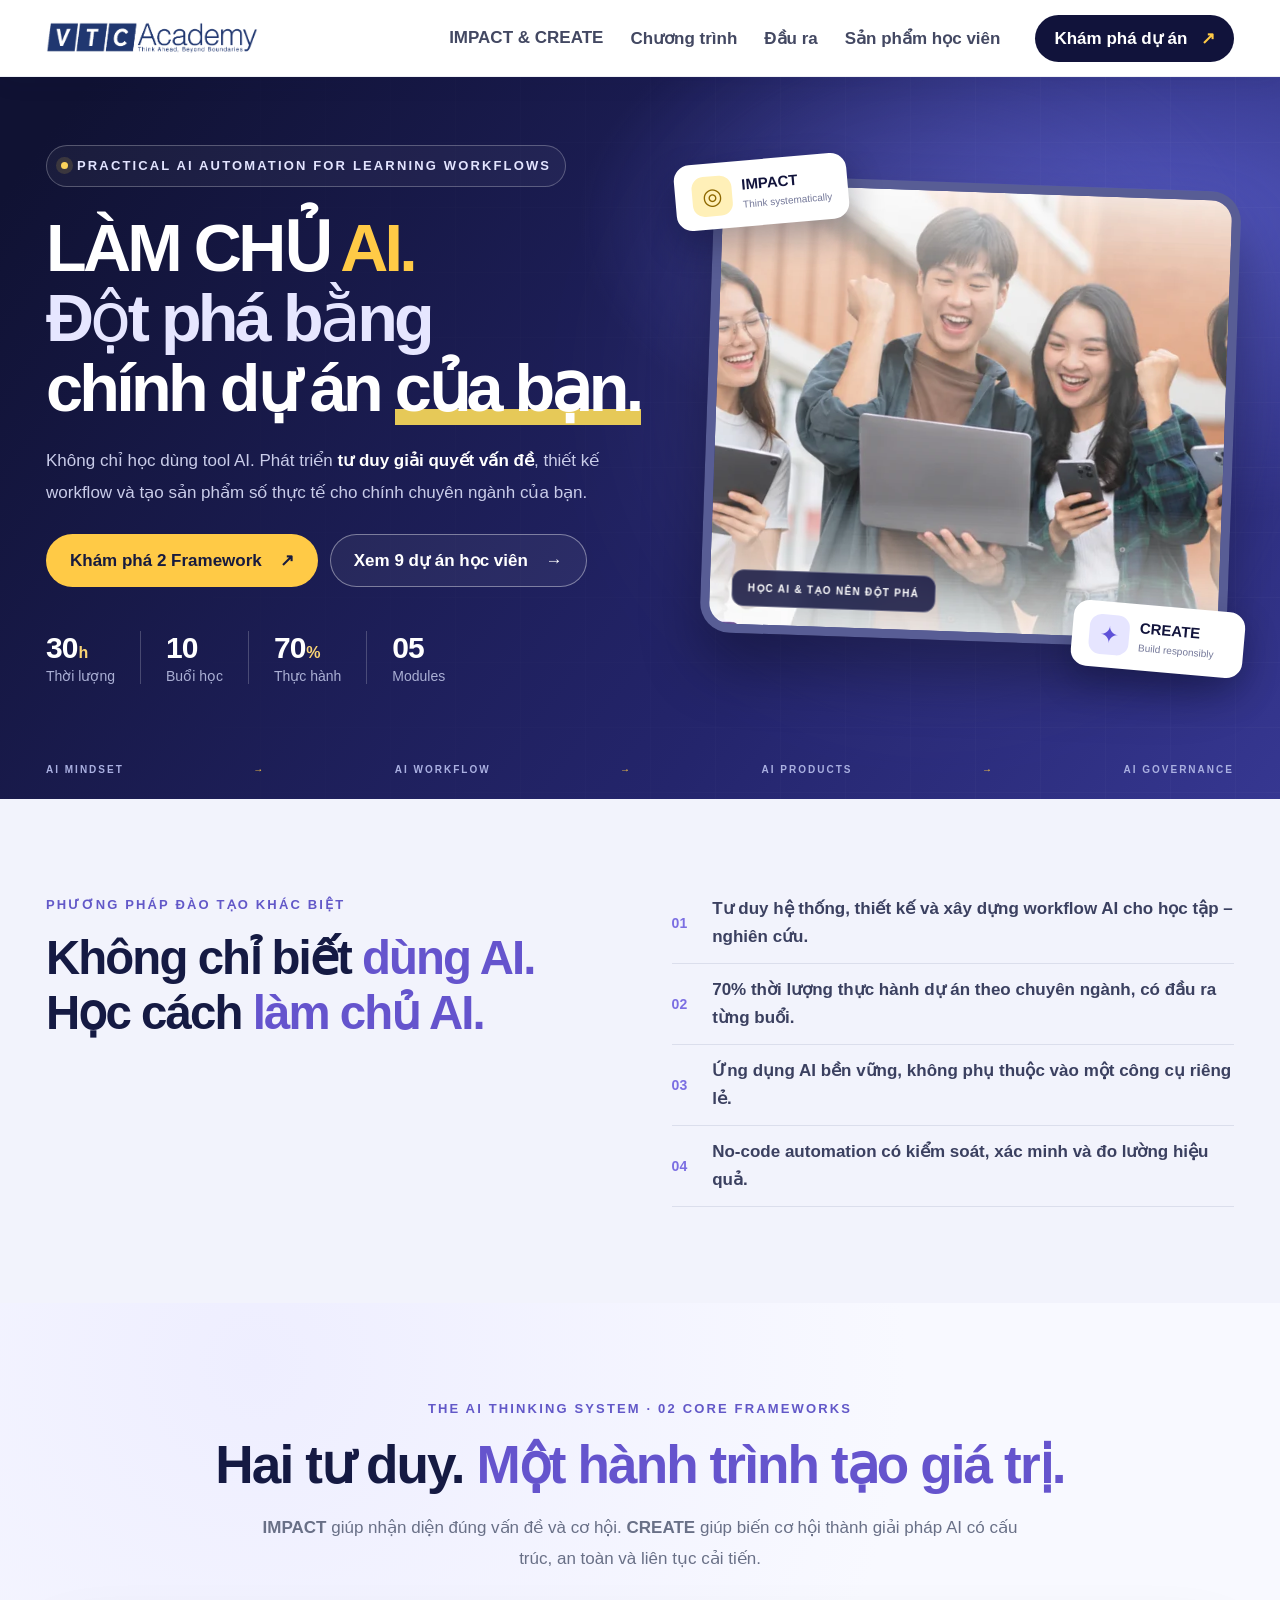
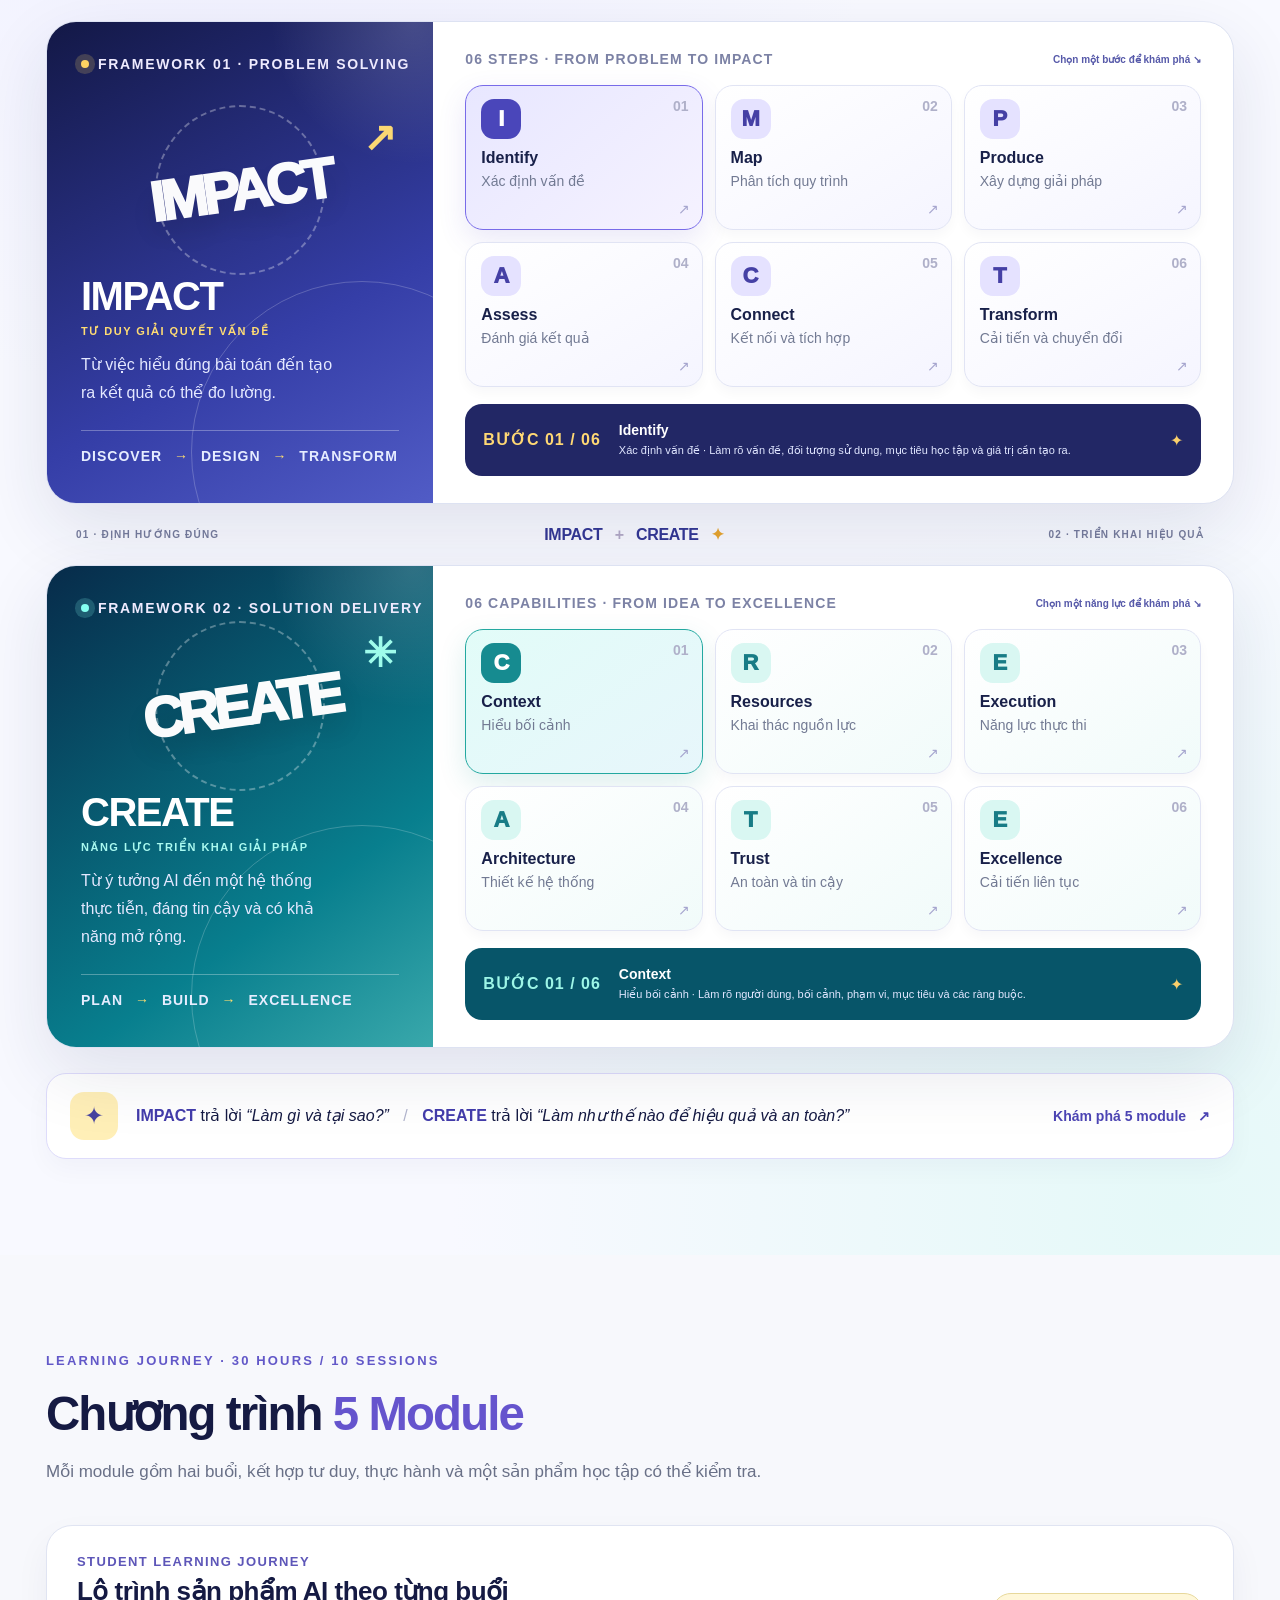
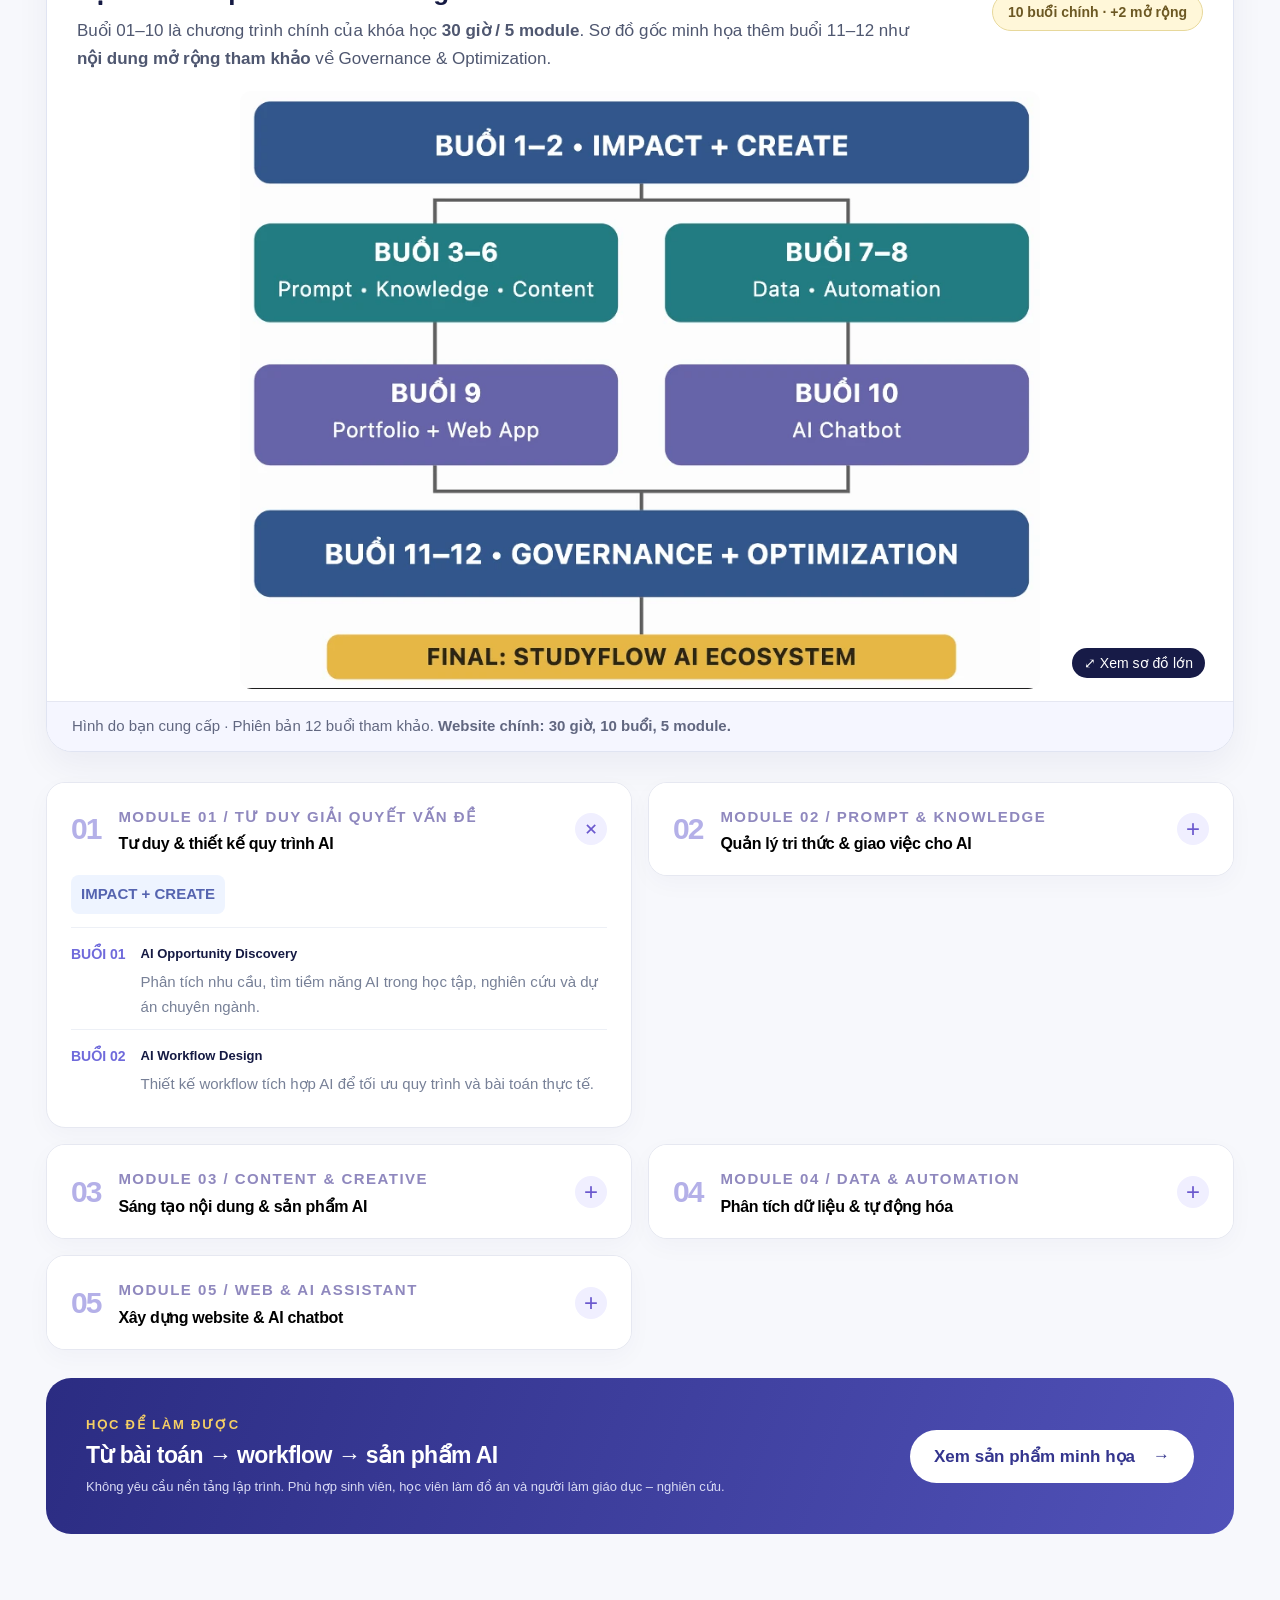
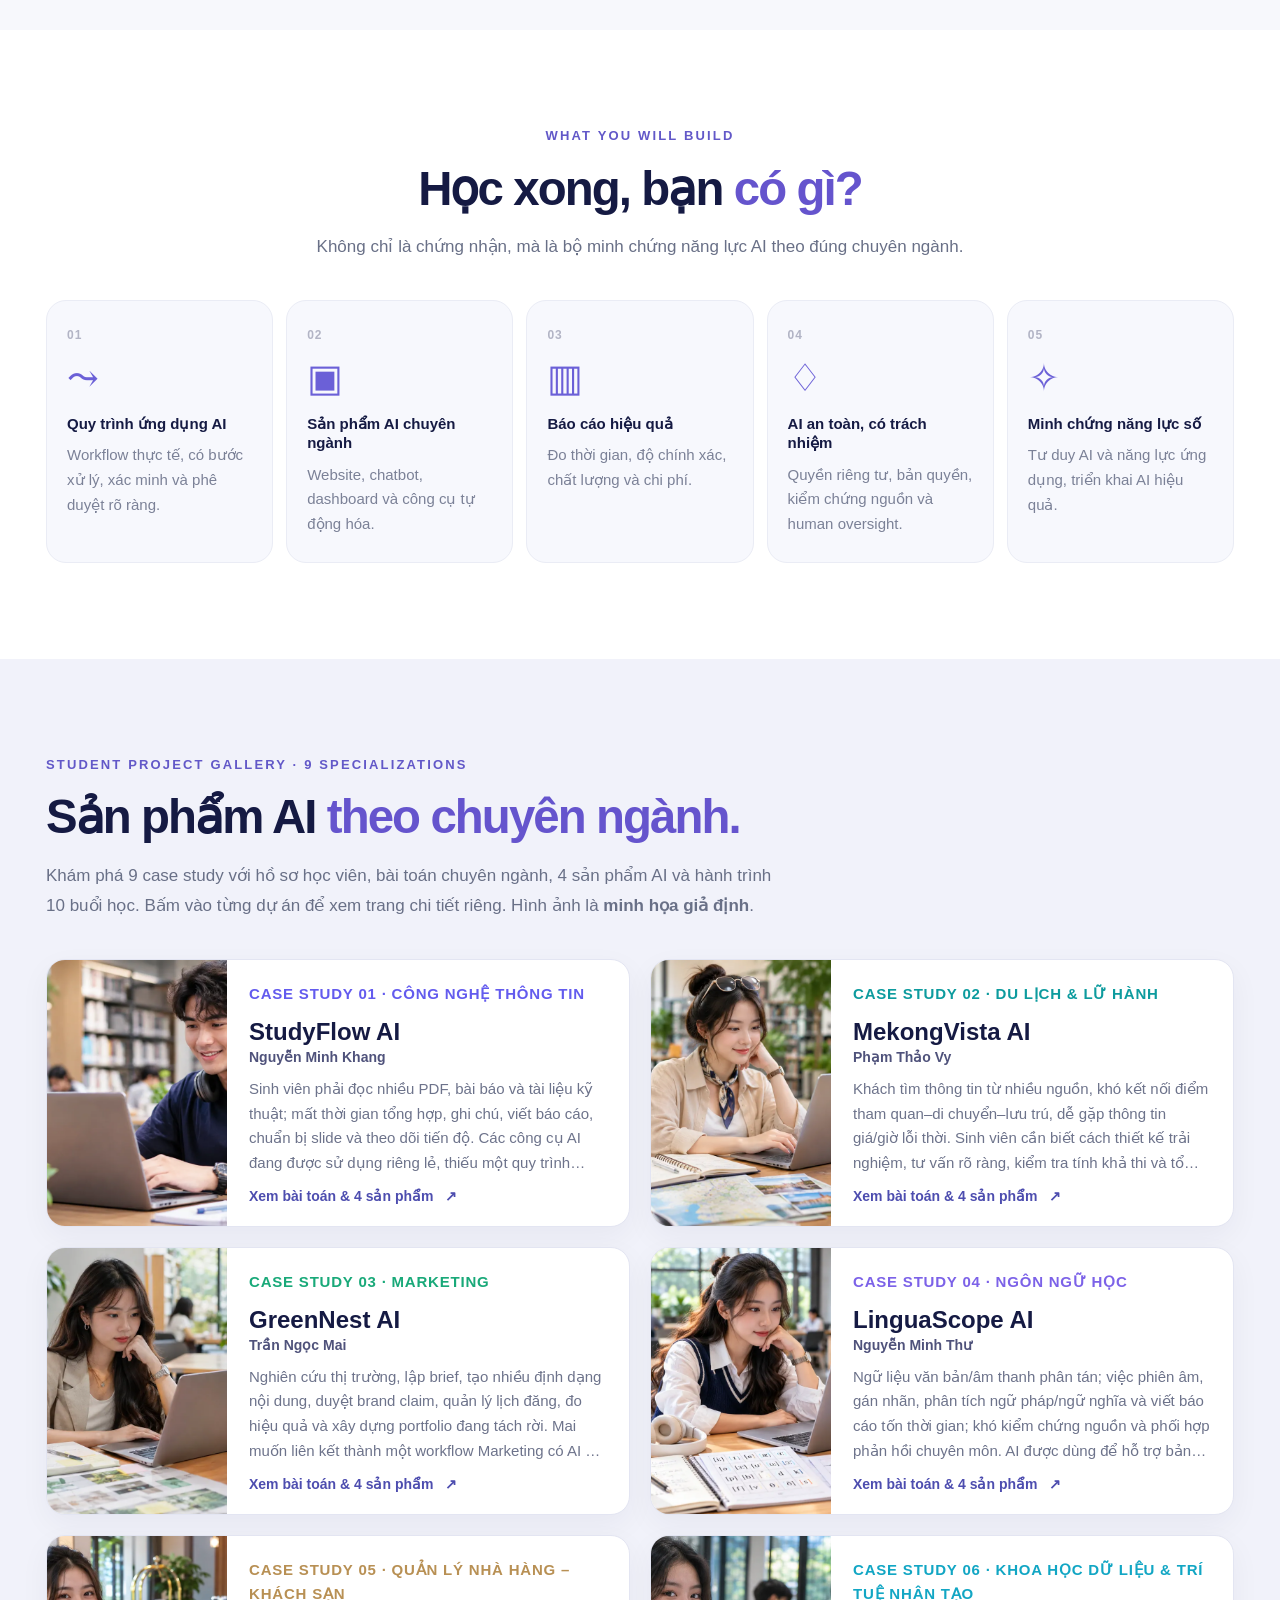
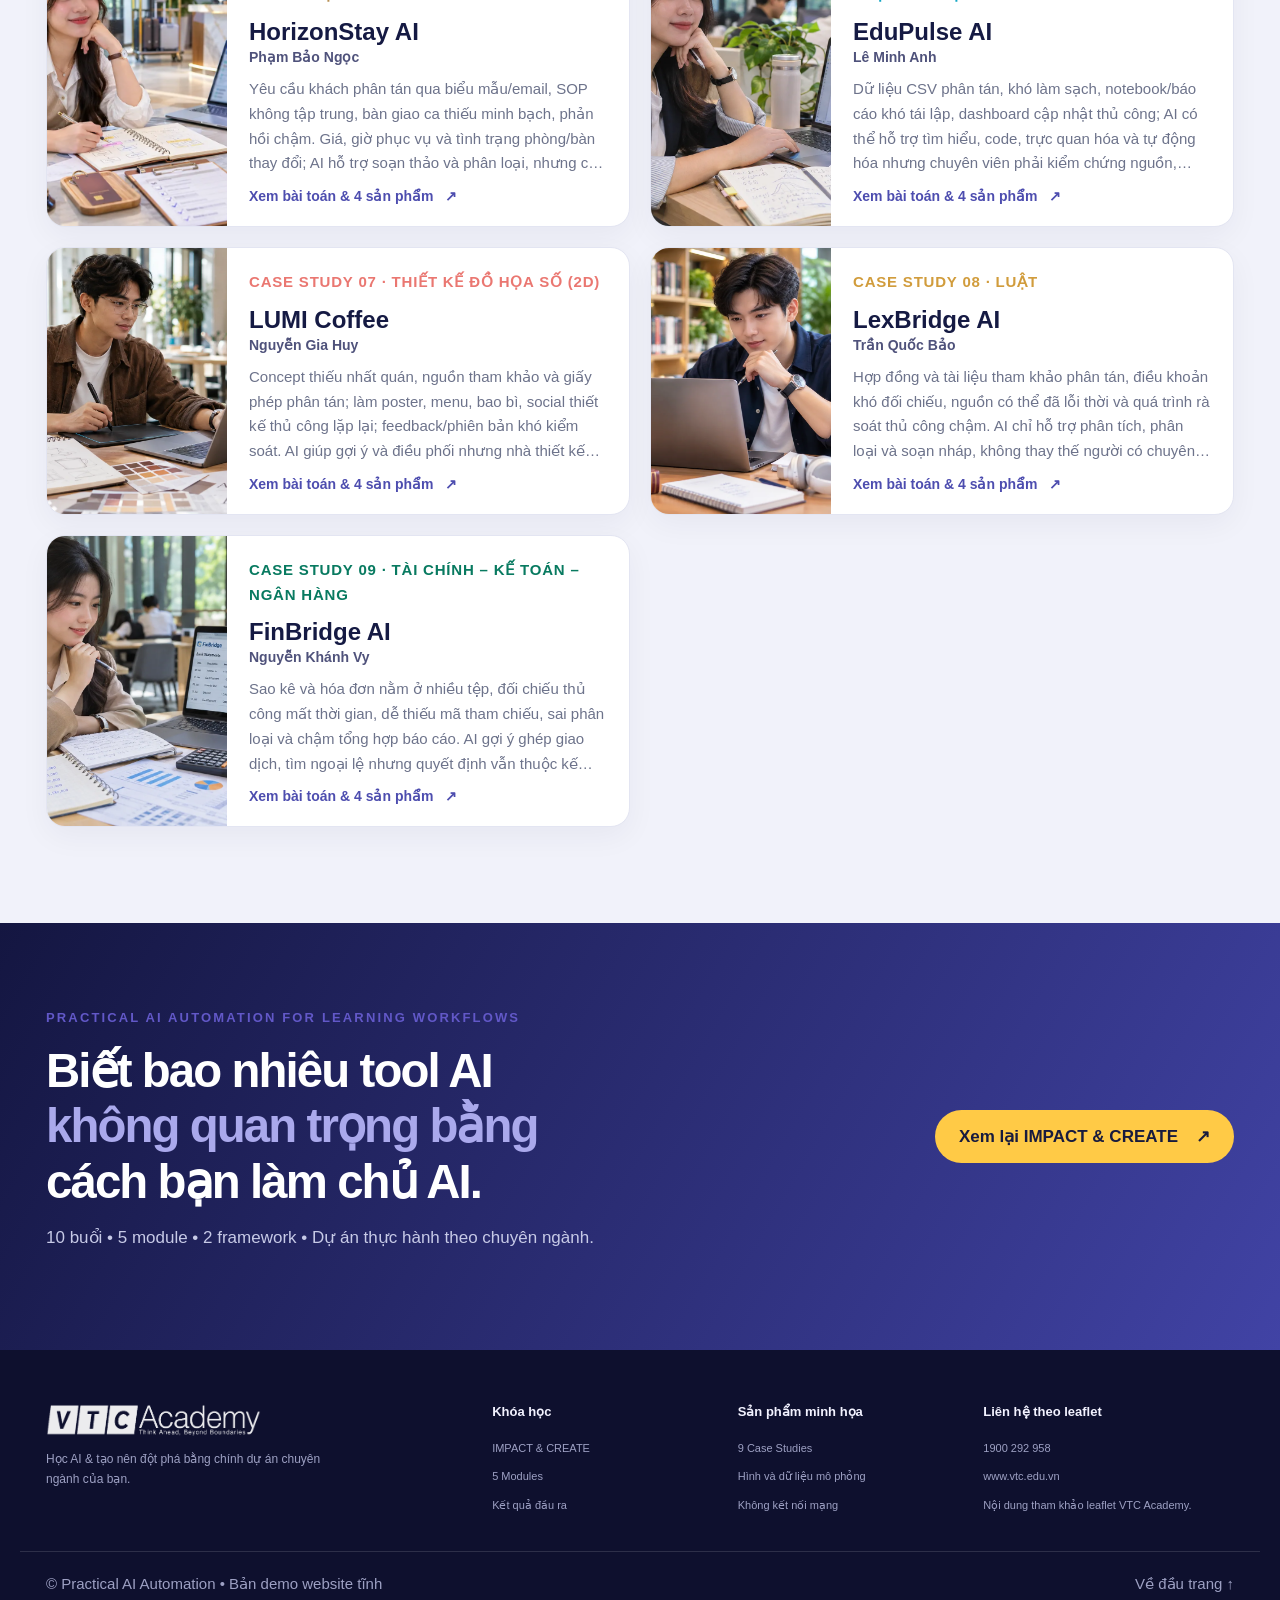
<file: index.html>
<!doctype html>
<html lang="vi"><head><meta charset="utf-8"><meta name="viewport" content="width=device-width,initial-scale=1"><meta name="theme-color" content="#131641"><meta name="description" content="Practical AI Automation for Learning Workflows – 30 giờ, 10 buổi, IMPACT & CREATE, 9 dự án AI theo chuyên ngành."><title>Làm chủ AI | Practical AI Automation – VTC Academy</title><link rel="stylesheet" href="style.css"></head>
<body>
<div class="progress" id="progress"></div>
<header class="nav" id="top"><div class="nav-inner container"><a class="brand" href="#home"><img class="vtc-logo" src="assets/branding/vtc-academy-logo.png" alt="VTC Academy – Think Ahead, Beyond Boundaries"></a><nav class="nav-links" id="navLinks"><a href="#frameworks">IMPACT & CREATE</a><a href="#curriculum">Chương trình</a><a href="#outcomes">Đầu ra</a><a href="#showcase">Sản phẩm học viên</a></nav><a class="nav-cta" href="#showcase">Khám phá dự án <span>↗</span></a><button id="menuBtn" class="menu-btn" aria-label="Mở menu">☰</button></div></header>
<main>
<section class="hero" id="home"><div class="hero-noise"></div><div class="container hero-grid"><div class="hero-copy"><div class="eyebrow"><span class="pulse"></span> PRACTICAL AI AUTOMATION FOR LEARNING WORKFLOWS</div><h1>LÀM CHỦ <em>AI.</em><br><span>Đột phá bằng</span><br>chính dự án <u>của bạn.</u></h1><p>Không chỉ học dùng tool AI. Phát triển <strong>tư duy giải quyết vấn đề</strong>, thiết kế workflow và tạo sản phẩm số thực tế cho chính chuyên ngành của bạn.</p><div class="hero-actions"><a href="#frameworks" class="btn btn-primary">Khám phá 2 Framework <span>↗</span></a><a href="#showcase" class="btn btn-outline">Xem 9 dự án học viên <span>→</span></a></div><div class="hero-stats"><div><b>30<span>h</span></b><small>Thời lượng</small></div><div><b>10</b><small>Buổi học</small></div><div><b>70<span>%</span></b><small>Thực hành</small></div><div><b>05</b><small>Modules</small></div></div></div><div class="hero-visual"><div class="image-frame"><img src="assets/leaflet/hero-source.webp" alt="Hình ảnh sinh viên từ leaflet khóa học"><span class="image-note">HỌC AI & TẠO NÊN ĐỘT PHÁ</span></div><div class="floating-card one"><span class="fc-icon">◎</span><div><b>IMPACT</b><small>Think systematically</small></div></div><div class="floating-card two"><span class="fc-icon">✦</span><div><b>CREATE</b><small>Build responsibly</small></div></div><div class="visual-glow"></div></div></div><div class="hero-bottom container"><span>AI MINDSET</span><span>→</span><span>AI WORKFLOW</span><span>→</span><span>AI PRODUCTS</span><span>→</span><span>AI GOVERNANCE</span></div></section>
<section class="difference section-pad"><div class="container difference-grid"><div><p class="kicker">PHƯƠNG PHÁP ĐÀO TẠO KHÁC BIỆT</p><h2>Không chỉ biết <span>dùng AI.</span><br>Học cách <span>làm chủ AI.</span></h2></div><div class="difference-list"><div><span>01</span><p>Tư duy hệ thống, thiết kế và xây dựng workflow AI cho học tập – nghiên cứu.</p></div><div><span>02</span><p>70% thời lượng thực hành dự án theo chuyên ngành, có đầu ra từng buổi.</p></div><div><span>03</span><p>Ứng dụng AI bền vững, không phụ thuộc vào một công cụ riêng lẻ.</p></div><div><span>04</span><p>No-code automation có kiểm soát, xác minh và đo lường hiệu quả.</p></div></div></div></section>
<section class="frameworks section-pad" id="frameworks">
<div class="container">
<div class="section-heading centered framework-heading"><p class="kicker">THE AI THINKING SYSTEM · 02 CORE FRAMEWORKS</p><h2>Hai tư duy. <span>Một hành trình tạo giá trị.</span></h2><p><strong>IMPACT</strong> giúp nhận diện đúng vấn đề và cơ hội. <strong>CREATE</strong> giúp biến cơ hội thành giải pháp AI có cấu trúc, an toàn và liên tục cải tiến.</p></div>
<div class="framework-experience">
  <article class="fw-showcase fw-impact" aria-labelledby="fwImpactTitle">
    <div class="fw-story"><div class="fw-overline"><span class="fw-dot"></span> FRAMEWORK 01 · PROBLEM SOLVING</div><div class="fw-motif" aria-hidden="true"><span>IMPACT</span><i></i><b>↗</b></div><h3 id="fwImpactTitle">IMPACT</h3><p class="fw-sub">Tư duy giải quyết vấn đề</p><p class="fw-storytext">Từ việc hiểu đúng bài toán đến tạo ra kết quả có thể đo lường.</p><span class="fw-outcome">DISCOVER <b>→</b> DESIGN <b>→</b> TRANSFORM</span></div>
    <div class="fw-workflow"><div class="fw-workflow-head"><span>06 STEPS · FROM PROBLEM TO IMPACT</span><span>Chọn một bước để khám phá <b>↘</b></span></div><div id="impactSteps" class="fw-step-grid" role="group" aria-label="Sáu bước IMPACT"></div><div class="fw-active-detail" id="impactDetail" aria-live="polite"></div></div>
  </article>
  <div class="fw-bridge"><span>01 · ĐỊNH HƯỚNG ĐÚNG</span><span class="fw-bridge-center">IMPACT <b>+</b> CREATE <i>✦</i></span><span>02 · TRIỂN KHAI HIỆU QUẢ</span></div>
  <article class="fw-showcase fw-create" aria-labelledby="fwCreateTitle">
    <div class="fw-story"><div class="fw-overline"><span class="fw-dot"></span> FRAMEWORK 02 · SOLUTION DELIVERY</div><div class="fw-motif" aria-hidden="true"><span>CREATE</span><i></i><b>✳</b></div><h3 id="fwCreateTitle">CREATE</h3><p class="fw-sub">Năng lực triển khai giải pháp</p><p class="fw-storytext">Từ ý tưởng AI đến một hệ thống thực tiễn, đáng tin cậy và có khả năng mở rộng.</p><span class="fw-outcome">PLAN <b>→</b> BUILD <b>→</b> EXCELLENCE</span></div>
    <div class="fw-workflow"><div class="fw-workflow-head"><span>06 CAPABILITIES · FROM IDEA TO EXCELLENCE</span><span>Chọn một năng lực để khám phá <b>↘</b></span></div><div id="createSteps" class="fw-step-grid" role="group" aria-label="Sáu năng lực CREATE"></div><div class="fw-active-detail" id="createDetail" aria-live="polite"></div></div>
  </article>
</div>
<div class="fw-summary"><span class="fw-summary-icon">✦</span><p><b>IMPACT</b> trả lời <em>“Làm gì và tại sao?”</em> <span class="summary-sep">/</span> <b>CREATE</b> trả lời <em>“Làm như thế nào để hiệu quả và an toàn?”</em></p><a href="#curriculum">Khám phá 5 module <span>↗</span></a></div>
</div></section>
<section class="curriculum section-pad" id="curriculum"><div class="container"><div class="section-heading"><p class="kicker">LEARNING JOURNEY · 30 HOURS / 10 SESSIONS</p><h2>Chương trình <span>5 Module</span></h2><p>Mỗi module gồm hai buổi, kết hợp tư duy, thực hành và một sản phẩm học tập có thể kiểm tra.</p></div><figure class="curriculum-journey" aria-label="Sơ đồ các buổi học và lộ trình mở rộng"><div class="curriculum-journey-header"><div><span class="journey-overline">STUDENT LEARNING JOURNEY</span><h3>Lộ trình sản phẩm AI theo từng buổi</h3><p>Buổi 01–10 là chương trình chính của khóa học <strong>30 giờ / 5 module</strong>. Sơ đồ gốc minh họa thêm buổi 11–12 như <strong>nội dung mở rộng tham khảo</strong> về Governance & Optimization.</p></div><span class="journey-pill">10 buổi chính · +2 mở rộng</span></div><button class="journey-image-button" type="button" id="journeyOpen" aria-label="Xem lớn sơ đồ lộ trình học"><img src="assets/learning/learning-journey-original.webp" alt="Sơ đồ các buổi 1–2 IMPACT CREATE, buổi 3–6 Prompt Knowledge Content, buổi 7–8 Data Automation, buổi 9 Portfolio Web App, buổi 10 Chatbot, và buổi 11–12 Governance Optimization mở rộng" loading="lazy"><span>⤢ Xem sơ đồ lớn</span></button><figcaption>Hình do bạn cung cấp · Phiên bản 12 buổi tham khảo. <strong>Website chính: 30 giờ, 10 buổi, 5 module.</strong></figcaption></figure><div class="learning-modal" id="journeyModal" role="dialog" aria-label="Sơ đồ hành trình học" aria-modal="true" aria-hidden="true"><button type="button" id="journeyClose" aria-label="Đóng sơ đồ">✕</button><img src="assets/learning/learning-journey-original.webp" alt="Lộ trình buổi học - sơ đồ tham khảo 12 buổi"></div><div class="module-grid" id="moduleGrid"></div><div class="curriculum-banner"><div><span class="caption">HỌC ĐỂ LÀM ĐƯỢC</span><h3>Từ bài toán → workflow → sản phẩm AI</h3><p>Không yêu cầu nền tảng lập trình. Phù hợp sinh viên, học viên làm đồ án và người làm giáo dục – nghiên cứu.</p></div><a href="#showcase" class="btn btn-light">Xem sản phẩm minh họa <span>→</span></a></div></div></section>
<section class="outcomes section-pad" id="outcomes"><div class="container"><div class="section-heading centered"><p class="kicker">WHAT YOU WILL BUILD</p><h2>Học xong, bạn <span>có gì?</span></h2><p>Không chỉ là chứng nhận, mà là bộ minh chứng năng lực AI theo đúng chuyên ngành.</p></div><div class="outcome-grid"><article><span>01</span><div class="out-icon">⤳</div><h3>Quy trình ứng dụng AI</h3><p>Workflow thực tế, có bước xử lý, xác minh và phê duyệt rõ ràng.</p></article><article><span>02</span><div class="out-icon">▣</div><h3>Sản phẩm AI chuyên ngành</h3><p>Website, chatbot, dashboard và công cụ tự động hóa.</p></article><article><span>03</span><div class="out-icon">▥</div><h3>Báo cáo hiệu quả</h3><p>Đo thời gian, độ chính xác, chất lượng và chi phí.</p></article><article><span>04</span><div class="out-icon">♢</div><h3>AI an toàn, có trách nhiệm</h3><p>Quyền riêng tư, bản quyền, kiểm chứng nguồn và human oversight.</p></article><article><span>05</span><div class="out-icon">✧</div><h3>Minh chứng năng lực số</h3><p>Tư duy AI và năng lực ứng dụng, triển khai AI hiệu quả.</p></article></div></div></section>
<section class="showcase section-pad" id="showcase"><div class="container"><div class="section-heading center-sm"><p class="kicker">STUDENT PROJECT GALLERY · 9 SPECIALIZATIONS</p><h2>Sản phẩm AI <span>theo chuyên ngành.</span></h2><p>Khám phá 9 case study với hồ sơ học viên, bài toán chuyên ngành, 4 sản phẩm AI và hành trình 10 buổi học. Bấm vào từng dự án để xem trang chi tiết riêng. Hình ảnh là <strong>minh họa giả định</strong>.</p></div><div class="student-directory" id="studentDirectory"></div></div></section>
<section class="closing"><div class="container closing-inner"><div><p class="kicker">PRACTICAL AI AUTOMATION FOR LEARNING WORKFLOWS</p><h2>Biết bao nhiêu tool AI<br><span>không quan trọng bằng</span><br>cách bạn làm chủ AI.</h2><p>10 buổi • 5 module • 2 framework • Dự án thực hành theo chuyên ngành.</p></div><a href="#frameworks" class="btn btn-primary">Xem lại IMPACT & CREATE <span>↗</span></a></div></section>
</main><footer><div class="container footer-grid"><div><img class="footer-vtc-logo" src="assets/branding/vtc-academy-logo.png" alt="VTC Academy"><p>Học AI & tạo nên đột phá bằng chính dự án chuyên ngành của bạn.</p></div><div><b>Khóa học</b><a href="#frameworks">IMPACT & CREATE</a><a href="#curriculum">5 Modules</a><a href="#outcomes">Kết quả đầu ra</a></div><div><b>Sản phẩm minh họa</b><a href="#showcase">9 Case Studies</a><span>Hình và dữ liệu mô phỏng</span><span>Không kết nối mạng</span></div><div><b>Liên hệ theo leaflet</b><a href="tel:1900292958">1900 292 958</a><span>www.vtc.edu.vn</span><small>Nội dung tham khảo leaflet VTC Academy.</small></div></div><div class="container footer-bottom"><span>© Practical AI Automation • Bản demo website tĩnh</span><a href="#top">Về đầu trang ↑</a></div></footer>
<script src="data.js"></script><script src="home.js"></script>
</body></html>
</file>
<file: style.css>
:root{--navy:#11133b;--navy2:#25276b;--indigo:#4c52be;--purple:#7b65e4;--gold:#ffca46;--ink:#151a43;--muted:#697086;--border:#e6e8f1;--off:#f7f8fd;--radius:24px}*{box-sizing:border-box}html{scroll-behavior:smooth;scroll-padding-top:92px}body{margin:0;font-family:Inter,'Segoe UI',Arial,sans-serif;color:var(--ink);background:white;-webkit-font-smoothing:antialiased}button,a{font:inherit}button{cursor:pointer}a{text-decoration:none;color:inherit}img{max-width:100%}.container{max-width:1240px;padding:0 26px;margin:0 auto}.progress{position:fixed;top:0;left:0;height:3px;background:var(--gold);z-index:200;width:0}.nav{position:sticky;top:0;background:rgba(255,255,255,.96);backdrop-filter:blur(16px);border-bottom:1px solid #eef0f6;z-index:90;box-shadow:0 6px 22px #141c4510}.nav-inner{display:flex;align-items:center;gap:35px;height:76px}.brand{display:flex;flex-direction:column;line-height:1.05;min-width:205px}.brand-mark{font-size:25px;letter-spacing:-1.4px;font-weight:950;color:var(--indigo)}.brand-mark span{font-weight:600;letter-spacing:-.8px;color:#35395d}.brand small{font-size:9px;letter-spacing:2.15px;font-weight:700;color:#9296a9;margin-top:4px}.nav-links{display:flex;align-items:center;gap:27px;margin-left:auto}.nav-links a{font-size:13px;font-weight:750;color:#434862;transition:color .2s}.nav-links a:hover{color:#6556d8}.nav-cta{background:var(--navy);color:white;border-radius:50px;font-size:12px;font-weight:800;padding:13px 19px;white-space:nowrap}.nav-cta span{margin-left:9px;color:var(--gold)}.menu-btn{display:none;background:none;border:0;font-size:26px;color:var(--navy)}
.hero{position:relative;overflow:hidden;color:white;background:radial-gradient(ellipse at 92% 20%,#5054ba 0%,transparent 36%),linear-gradient(127deg,#101233 5%,#24256c 66%,#363791 100%)}.hero:before{content:'';position:absolute;inset:0;opacity:.12;background-image:linear-gradient(#fff3 1px,transparent 1px),linear-gradient(90deg,#fff3 1px,transparent 1px);background-size:65px 65px;mask-image:linear-gradient(to right,transparent,#000)}.hero-grid{display:grid;grid-template-columns:1.08fr .92fr;align-items:center;min-height:590px;gap:42px;padding-top:68px;padding-bottom:80px;position:relative}.hero-copy{position:relative;z-index:3}.eyebrow,.kicker,.overline{font-size:11px;font-weight:900;letter-spacing:2.15px;text-transform:uppercase}.eyebrow{display:inline-flex;align-items:center;gap:9px;padding:10px 14px;border:1px solid #ffffff42;border-radius:30px;color:#e3e4ff;background:#ffffff0b;font-size:10px}.pulse{width:7px;height:7px;background:#fbd35b;border-radius:50%;box-shadow:0 0 0 5px #ffd44b24}.hero h1{font-weight:900;font-size:clamp(48px,5.2vw,76px);line-height:1.055;letter-spacing:-3.7px;margin:26px 0 22px}.hero h1 em{font-style:normal;color:var(--gold)}.hero h1 span{font-weight:550;color:#e6e6ff}.hero h1 u{text-decoration:none;background:linear-gradient(0deg,#e6c958 21%,transparent 22%)}.hero-copy>p{max-width:570px;color:#c9cce9;font-size:16px;line-height:1.85}.hero-copy strong{color:#fff}.hero-actions{display:flex;gap:12px;flex-wrap:wrap;margin-top:26px}.btn{border-radius:999px;padding:15px 23px;font-weight:800;font-size:13px;display:inline-flex;align-items:center;gap:18px;border:1px solid transparent;transition:transform .2s,box-shadow .2s}.btn:hover{transform:translateY(-2px);box-shadow:0 12px 24px #171a5233}.btn-primary{color:#181b3e;background:var(--gold)}.btn-outline{border-color:#ffffff65;color:#fff;background:#ffffff0e}.hero-stats{display:flex;gap:0;margin-top:44px}.hero-stats>div{padding:0 25px 0 0;margin-right:25px;border-right:1px solid #ffffff35}.hero-stats>div:last-child{border:0}.hero-stats b{display:block;font-size:30px;letter-spacing:-1px}.hero-stats b span{font-size:16px;margin-left:1px;color:#f9d475}.hero-stats small{display:block;color:#aaafd4;font-size:11px;margin-top:3px}.hero-visual{position:relative;padding:30px 0 35px}.image-frame{position:relative;z-index:2;transform:rotate(2deg);border:9px solid #ffffff22;border-radius:30px;overflow:hidden;box-shadow:0 35px 60px #0005;aspect-ratio:1.15;background:#3e4485}.image-frame img{height:100%;width:100%;object-fit:cover;object-position:center}.image-note{position:absolute;bottom:18px;left:22px;background:#171944db;border:1px solid #ffffff48;backdrop-filter:blur(8px);color:white;font-weight:800;font-size:10px;letter-spacing:1.3px;padding:12px 15px;border-radius:12px}.floating-card{z-index:3;display:flex;align-items:center;gap:10px;position:absolute;background:#fff;color:var(--navy);padding:13px 17px;border-radius:16px;box-shadow:0 14px 34px #06082350;min-width:172px}.floating-card.one{top:6px;left:-32px;transform:rotate(-5deg)}.floating-card.two{bottom:4px;right:-10px;transform:rotate(5deg)}.fc-icon{height:40px;width:40px;border-radius:12px;background:#fff0b8;color:#8e6800;display:grid;place-items:center;font-size:23px}.two .fc-icon{background:#e6e5ff;color:#5e51d8}.floating-card b{display:block;font-size:15px}.floating-card small{font-size:10px;color:#747899}.visual-glow{position:absolute;width:470px;height:470px;border-radius:50%;background:#8787f4;opacity:.22;filter:blur(90px);top:0;left:0}.hero-bottom{display:flex;justify-content:space-between;align-items:center;gap:15px;position:relative;padding-bottom:24px;color:#aab0e1;font-size:10px;font-weight:850;letter-spacing:2px}.hero-bottom span:nth-child(even){color:var(--gold)}
.section-pad{padding:96px 0}.difference{background:#f2f3fc}.difference-grid{display:grid;grid-template-columns:1fr 1.05fr;align-items:start;gap:90px}.kicker{color:#6258c8;margin:0 0 15px}.difference h2,.section-heading h2,.closing h2{font-size:clamp(34px,3.7vw,52px);line-height:1.17;letter-spacing:-1.9px;margin:0;font-weight:900}.difference h2 span,.section-heading h2 span{color:#6554cd}.difference-list{display:grid;gap:0}.difference-list>div{display:flex;gap:25px;align-items:center;border-bottom:1px solid #dbdeec;padding:12px 0}.difference-list>div:first-child{padding-top:0}.difference-list span{font-weight:850;color:#7b6ee2;font-size:21px}.difference-list p{font-size:14px;line-height:1.65;font-weight:600;margin:0;color:#3b4060}.section-heading{max-width:730px;margin-bottom:37px}.section-heading.centered{margin-left:auto;margin-right:auto;text-align:center}.section-heading p:last-child{color:#697087;font-size:15px;line-height:1.8;margin:16px 0 0}.frameworks{background:#fff}.framework-grid{display:grid;grid-template-columns:1fr 1fr;gap:22px}.framework{border-radius:27px;overflow:hidden;border:1px solid #e2e5f1;box-shadow:0 18px 48px #1115410b}.framework-top{padding:30px 30px 24px;color:white;background:linear-gradient(125deg,#1b1d57,#4345a8)}.framework.create .framework-top{background:linear-gradient(120deg,#24517d,#4956b9)}.framework-brand{display:flex;gap:14px;align-items:center}.framework-icon{width:56px;height:56px;display:grid;place-items:center;border-radius:16px;background:#ffffff21;font-size:30px;color:#ffd56c}.framework-brand h3{font-size:36px;margin:1px 0;letter-spacing:1px}.framework-brand small{font-size:10px;letter-spacing:2px;font-weight:800;color:#c4c5ed}.framework-tag{display:inline-block;margin-top:18px;font-size:10px;letter-spacing:1.3px;font-weight:850;color:#ffd56c}.framework-intro{padding:22px 29px 8px;line-height:1.6;font-size:13px;color:#656d84;margin:0}.steps{padding:7px 29px 23px}.step{display:flex;align-items:center;gap:17px;padding:12px 0;border-bottom:1px solid #edf0f6}.step:last-child{border:0}.step-letter{width:43px;height:43px;flex:0 0 43px;display:grid;place-items:center;background:#fff0ba;color:#3b368c;font-size:21px;font-weight:900;border-radius:13px}.create .step-letter{background:#e2f6f5;color:#267a83}.step b{display:block;font-size:14px}.step small{display:block;color:#7a8096;margin-top:2px;font-size:12px}.step-num{margin-left:auto;color:#c0c4d1;font-weight:800;font-size:11px}.framework-foot{font-size:10px;text-align:center;padding:18px 20px;background:#f5f5fd;color:#6a67b8;letter-spacing:1.4px;font-weight:800}.framework-foot span{padding:0 12px}.framework-callout{display:flex;justify-content:center;align-items:center;gap:15px;background:#fffae7;border:1px solid #f7e9b0;border-radius:16px;padding:15px 25px;margin-top:23px}.framework-callout span{font-size:28px;color:#bb8b03}.framework-callout p{margin:0;font-size:14px;color:#55482b;line-height:1.7}
.curriculum{background:#f7f8fc}.module-grid{display:grid;grid-template-columns:repeat(2,1fr);gap:16px;align-items:start}.module{border:1px solid var(--border);border-radius:19px;background:white;box-shadow:0 8px 25px #24245b08;overflow:hidden}.module-header{width:100%;display:flex;align-items:center;gap:18px;text-align:left;background:white;border:0;padding:22px 24px}.module-header:hover{background:#fbfbff}.module-index{font-size:30px;color:#b4b0e8;font-weight:900;letter-spacing:-2px}.module-head-text{flex:1}.module-head-text small{display:block;font-size:9px;letter-spacing:1.5px;color:#8f88be;font-weight:850}.module-head-text h3{font-size:16px;margin:5px 0 0;letter-spacing:-.3px}.module-toggle{font-size:24px;line-height:1;background:#f0efff;color:#6b59ce;width:32px;height:32px;text-align:center;border-radius:50%;display:grid;place-items:center;transition:transform .2s}.module.expanded .module-toggle{transform:rotate(45deg)}.module-detail{display:none;padding:0 24px 22px}.module.expanded .module-detail{display:block}.module-tag{display:inline-block;padding:7px 10px;border-radius:8px;font-size:10px;font-weight:800;background:#eef4ff;color:#5564b0;margin-bottom:13px}.session{display:flex;gap:15px;align-items:flex-start;border-top:1px solid #edf0f6;padding:15px 0 2px}.session>span{font-size:10px;font-weight:900;color:#6f6adb;white-space:nowrap;margin-top:3px}.session b{font-size:13px}.session p{font-size:12px;line-height:1.65;color:#778097;margin:7px 0}.curriculum-banner{margin-top:28px;padding:36px 40px;border-radius:25px;background:linear-gradient(110deg,#2b2c82,#5152b9);color:white;display:flex;align-items:center;justify-content:space-between;gap:30px}.curriculum-banner h3{font-size:23px;letter-spacing:-.6px;margin:8px 0}.curriculum-banner p{max-width:700px;color:#d8daf4;line-height:1.6;font-size:13px;margin:0}.caption{font-size:10px;color:#f6cf64;letter-spacing:1.8px;font-weight:900}.btn-light{background:white;color:#34358e;white-space:nowrap}
.outcomes{background:white}.outcome-grid{display:grid;grid-template-columns:repeat(5,1fr);gap:13px}.outcome-grid article{position:relative;background:#f7f8fd;border:1px solid #eaecf5;padding:27px 20px 25px;border-radius:20px;min-height:250px}.outcome-grid article>span{display:block;color:#b2b4c5;font-size:12px;font-weight:800;letter-spacing:1px}.out-icon{font-size:38px;color:#6b60d7;margin:14px 0}.outcome-grid h3{font-size:15px;line-height:1.3;margin:0 0 10px}.outcome-grid p{color:#7b8197;font-size:12px;line-height:1.7;margin:0}
.showcase{background:#f1f2fa}.student-tabs{display:grid;grid-template-columns:repeat(5,1fr);gap:10px;margin:0 0 20px}.student-tab{border:1px solid #dfe1ed;border-radius:15px;padding:17px 13px;display:flex;align-items:center;gap:10px;background:#fff;color:#555b78;font-size:12px;font-weight:850;text-align:left;min-height:66px;transition:all .2s}.student-tab:hover{border-color:#9284e5;transform:translateY(-2px)}.student-tab.active{background:var(--navy);color:white;border-color:var(--navy);box-shadow:0 12px 24px #29285b28}.tab-number{color:#b1a8e4;font-size:12px}.student-panel{padding:24px;background:white;border-radius:25px;border:1px solid #e0e2ed;box-shadow:0 14px 48px #18193c0a}.student-intro{display:grid;grid-template-columns:1fr 1.12fr;gap:27px;align-items:stretch}.student-copy{border-radius:20px;padding:31px;background:linear-gradient(145deg,#1b1d55,#262769);color:white;display:flex;flex-direction:column;min-height:350px;position:relative;overflow:hidden}.student-copy:after{content:'';position:absolute;width:280px;height:280px;background:var(--accent);opacity:.2;filter:blur(70px);bottom:-150px;right:-80px}.student-label{color:#d7caff;font-size:10px;font-weight:850;letter-spacing:1.5px}.student-copy h3{font-size:42px;line-height:1.1;letter-spacing:-1.5px;margin:24px 0 8px}.dot{color:#e5b84c}.student-copy h4{font-size:17px;margin:0 0 13px;font-weight:600;color:#e1e0fb}.student-copy>p{color:#c9c9e7;line-height:1.7;font-size:13px;margin:0}.student-by{display:flex;gap:10px;align-items:center;margin-top:24px}.avatar{display:grid;place-items:center;width:41px;height:41px;border-radius:50%;background:#ffffff20;color:#ffdc85;font-size:13px;font-weight:850}.student-by b{font-size:13px;display:block}.student-by small{color:#9ba0d2;font-size:11px;display:block;margin-top:5px}.student-flow{margin-top:auto;padding-top:16px;color:#d2d3f5;font-size:11px;line-height:1.5;border-top:1px solid #ffffff30}.image-button{position:relative;border:0;background:#edeef8;padding:0;display:block;width:100%;overflow:hidden;text-align:left;cursor:zoom-in}.image-button img{width:100%;height:100%;object-fit:cover;display:block;transition:transform .32s}.image-button:hover img{transform:scale(1.035)}.expand-hint{position:absolute;bottom:11px;right:11px;border-radius:30px;background:#101336e8;color:white;padding:8px 13px;font-size:10px;opacity:0;transform:translateY(5px);transition:.2s}.image-button:hover .expand-hint{opacity:1;transform:none}.student-key-img{border-radius:20px;min-height:350px;max-height:435px}.subheading{display:flex;align-items:end;justify-content:space-between;gap:20px;margin:38px 0 19px}.overline{color:#7774be}.subheading h3{margin:6px 0 0;font-size:25px;letter-spacing:-.6px}.subheading>p{font-size:12px;color:#878da0;margin:0 0 3px}.flagship-grid{display:grid;grid-template-columns:repeat(2,1fr);gap:18px}.flagship-card{border-radius:18px;overflow:hidden;border:1px solid #e9eaf4;background:white}.flagship-card .image-button{aspect-ratio:1.78}.flagship-body{padding:20px 21px 22px}.flagship-body>span{font-size:9px;letter-spacing:1.5px;font-weight:900;color:#7870cb}.flagship-body h4{margin:8px 0;font-size:17px}.flagship-body p{font-size:12px;color:#797f92;line-height:1.65;margin:0}.gallery-heading{margin-top:46px}.filter-pills{display:flex;gap:5px;padding:5px;border-radius:50px;background:#f2f3f8}.filter-pills button{border:0;border-radius:50px;padding:9px 14px;font-size:11px;font-weight:800;color:#85899a;background:transparent;white-space:nowrap}.filter-pills button.active{background:var(--navy);color:#fff}.session-gallery{display:grid;grid-template-columns:repeat(3,1fr);gap:16px}.gallery-item{border:1px solid #e7e8f1;border-radius:14px;overflow:hidden}.gallery-item .image-button{aspect-ratio:1.78}.gallery-label{display:flex;align-items:center;gap:10px;padding:13px}.gallery-label b{background:#efedff;padding:7px 9px;color:#7363cf;font-size:10px;border-radius:8px}.gallery-label span{font-size:12px;font-weight:800;line-height:1.3}.capstone{margin-top:34px;background:#f5f4ff;border-radius:19px;padding:26px;border:1px solid #e7e2ff}.capstone>span{color:#7864d2;letter-spacing:1.5px;font-size:10px;font-weight:900}.capstone h3{font-size:23px;margin:7px 0}.capstone p{font-size:12px;color:#6d7188;line-height:1.7}.capstone .image-button{border-radius:12px;max-width:1000px;margin:auto}.capstone .image-button img{height:auto;object-fit:contain}
.closing{padding:85px 0;background:linear-gradient(120deg,#141641,#4143a5);color:white}.closing-inner{display:flex;align-items:center;justify-content:space-between;gap:30px}.closing h2{margin:0 0 18px}.closing h2 span{color:#aaa9ec}.closing p:last-child{color:#c7cae7;font-size:13px}footer{background:#0e102e;color:#f2f2ff;padding:54px 0 20px}.footer-grid{display:grid;grid-template-columns:2fr 1fr 1fr 1.25fr;gap:45px}.footer-logo{font-size:24px;font-weight:900}.footer-logo span{color:#a69ef2;font-weight:500}.footer-grid p{line-height:1.7;color:#9da0c3;font-size:12px;max-width:285px}.footer-grid>div:not(:first-child){display:flex;flex-direction:column;gap:12px}.footer-grid b{font-size:13px;margin-bottom:9px}.footer-grid a,.footer-grid span,.footer-grid small{color:#9da0c3;font-size:11px;line-height:1.5}.footer-grid a:hover{color:white}.footer-bottom{border-top:1px solid #ffffff21;margin-top:38px;padding-top:20px;display:flex;justify-content:space-between;font-size:11px;color:#9da0c3}
.lightbox{position:fixed;inset:0;background:#080b1bef;display:none;z-index:150;align-items:center;justify-content:center;flex-direction:column;padding:72px 25px 58px;backdrop-filter:blur(14px)}.lightbox.open{display:flex}.lightbox img{max-width:95vw;max-height:calc(100vh - 165px);object-fit:contain;box-shadow:0 25px 90px #0006;border-radius:9px}.lightbox-bar,.lightbox-bottom{position:absolute;left:5%;right:5%;color:#fff;display:flex;align-items:center;justify-content:space-between;gap:25px}.lightbox-bar{top:21px}.lightbox-bar strong{font-size:15px}.lightbox-bar button{background:#ffffff20;color:white;border:1px solid #ffffff45;border-radius:50%;width:37px;height:37px}.lightbox-bottom{bottom:23px;font-size:11px;color:#a9acd0}.lightbox-bottom a{color:#fff;text-decoration:underline}
@media(max-width:1000px){.nav-links{gap:13px}.nav-links a{font-size:11px}.brand{min-width:175px}.nav-cta{display:none}.hero-grid{gap:20px}.hero h1{font-size:55px}.floating-card.one{left:0}.student-tabs{grid-template-columns:repeat(3,1fr)}.outcome-grid{grid-template-columns:repeat(3,1fr)}.footer-grid{grid-template-columns:repeat(2,1fr)}}
@media(max-width:760px){.container{padding:0 19px}.nav-inner{height:67px}.menu-btn{display:block;margin-left:auto}.nav-links{display:none;position:absolute;top:67px;left:0;right:0;padding:18px;background:white;border-bottom:1px solid #e7e8f4;flex-direction:column;align-items:stretch;gap:0}.nav-links.open{display:flex}.nav-links a{padding:13px;font-size:13px}.hero-grid{grid-template-columns:1fr;padding-top:54px;padding-bottom:32px;gap:30px}.hero h1{font-size:clamp(45px,10vw,66px);letter-spacing:-2px}.hero-copy>p{font-size:14px}.hero-visual{max-width:550px;width:100%;margin:auto}.image-frame{aspect-ratio:1.65}.floating-card.one{left:5px}.floating-card.two{right:5px}.hero-bottom{justify-content:center;flex-wrap:wrap;font-size:9px}.hero-stats{gap:0;justify-content:space-between}.hero-stats>div{margin-right:0;padding-right:13px}.section-pad{padding:65px 0}.difference-grid,.framework-grid,.module-grid,.student-intro{grid-template-columns:1fr;gap:25px}.section-heading h2,.difference h2{font-size:36px}.outcome-grid{grid-template-columns:repeat(2,1fr)}.curriculum-banner{flex-direction:column;align-items:start;padding:28px}.student-tabs{grid-template-columns:repeat(2,1fr)}.student-panel{padding:13px}.student-copy{min-height:320px}.student-key-img{min-height:250px}.flagship-grid{grid-template-columns:1fr}.session-gallery{grid-template-columns:repeat(2,1fr)}.subheading{align-items:start;flex-direction:column}.gallery-heading{gap:15px}.closing-inner{flex-direction:column;align-items:start}.footer-grid{gap:32px}}
@media(max-width:420px){.student-tabs{grid-template-columns:1fr}.student-tab{min-height:48px;padding:11px}.student-copy h3{font-size:36px}.session-gallery{grid-template-columns:1fr}.outcome-grid{grid-template-columns:1fr}.filter-pills{flex-wrap:wrap;border-radius:13px}.framework-top{padding:23px}.framework-brand h3{font-size:31px}.steps{padding-left:18px;padding-right:18px}.hero-stats b{font-size:23px}.hero-stats small{font-size:9px}.footer-grid{grid-template-columns:1fr}}

.student-directory{display:grid;grid-template-columns:repeat(2,1fr);gap:20px}.directory-card{display:grid;grid-template-columns:180px 1fr;border:1px solid #e3e5f2;border-radius:19px;overflow:hidden;background:#fff;box-shadow:0 10px 30px #1317410c;transition:transform .2s,box-shadow .2s}.directory-card:hover{transform:translateY(-4px);box-shadow:0 20px 43px #13174120}.directory-pic{background:#eff0fb;min-height:234px}.directory-pic img{width:100%;height:100%;object-fit:cover}.directory-info{display:flex;flex-direction:column;padding:22px}.directory-label{color:var(--accent);font-size:10px;letter-spacing:.8px;font-weight:850;text-transform:uppercase;line-height:1.5}.directory-info h3{font-size:24px;margin:11px 0 3px}.directory-info h4{font-size:14px;color:#4f527b;margin:0 0 12px}.directory-info p{font-size:12px;line-height:1.65;color:#6d738b;display:-webkit-box;-webkit-line-clamp:4;-webkit-box-orient:vertical;overflow:hidden;margin:0 0 12px}.directory-action{color:#4d4daf;font-weight:850;font-size:12px;margin-top:auto}.directory-action b{margin-left:8px}@media(max-width:1000px){.directory-card{grid-template-columns:145px 1fr}}@media(max-width:760px){.student-directory{grid-template-columns:1fr}.directory-card{grid-template-columns:150px 1fr}}@media(max-width:490px){.directory-card{grid-template-columns:1fr}.directory-pic{height:220px;min-height:0}.directory-info{padding:20px}}

/* 2026 framework redesign + authentic academy wordmark */
.brand{min-width:210px;display:flex;justify-content:center;align-items:flex-start}.vtc-logo{display:block;width:212px;height:auto;object-fit:contain}.footer-vtc-logo{width:215px;max-width:100%;height:auto;display:block;filter:brightness(0) invert(1);opacity:.92;margin-bottom:12px}
.frameworks{background:radial-gradient(circle at 20% 4%,#eeeeff 0,transparent 36%),radial-gradient(circle at 92% 97%,#e5f9f8 0,transparent 38%),#f8f9ff;overflow:hidden}
.framework-heading{max-width:850px;margin-bottom:47px}.framework-heading h2{font-size:clamp(34px,4.15vw,55px)}.framework-heading>p:last-child{font-size:16px;max-width:760px;margin:17px auto 0}
.framework-experience{display:grid;gap:0}.fw-showcase{display:grid;grid-template-columns:minmax(260px, .86fr) minmax(0,1.78fr);min-height:440px;background:#fff;border:1px solid #dde2f2;border-radius:30px;overflow:hidden;box-shadow:0 25px 70px #1c28521c;isolation:isolate}.fw-story{background:linear-gradient(152deg,#131846,#353ea7 64%,#515cc6);color:#fff;padding:39px 34px;position:relative;display:flex;flex-direction:column;justify-content:flex-end;overflow:hidden}.fw-create .fw-story{background:linear-gradient(145deg,#072b4a,#087f8e 68%,#39a8ab)}.fw-story:after{content:'';position:absolute;inset:auto -100px -120px auto;width:340px;height:340px;border:1px solid #ffffff35;border-radius:50%;pointer-events:none}.fw-story:before{content:'';position:absolute;right:-130px;top:-150px;width:300px;height:300px;border-radius:50%;background:radial-gradient(circle,#ffffff29,transparent 67%)}.fw-overline{position:absolute;top:34px;left:34px;display:flex;align-items:center;gap:9px;letter-spacing:1.7px;font-size:10px;font-weight:850;color:#eeeafe}.fw-dot{width:8px;height:8px;border-radius:50%;background:#ffd462;box-shadow:0 0 0 6px #ffda6630}.fw-create .fw-dot{background:#84fff1;box-shadow:0 0 0 6px #84fff130}.fw-motif{position:relative;height:152px;margin:0 0 10px;display:flex;align-items:center;justify-content:center;opacity:.98}.fw-motif span{font-size:clamp(39px,4.4vw,69px);font-weight:950;letter-spacing:-5px;transform:rotate(-8deg);text-shadow:0 16px 30px #0002}.fw-motif i{position:absolute;width:170px;height:170px;border-radius:50%;border:2px dashed #ffffff54;animation:fw-turn 42s linear infinite}.fw-motif b{position:absolute;right:2px;top:0;font-size:40px;color:#ffdc73}.fw-create .fw-motif b{color:#a3ffee}.fw-story h3{font-size:40px;letter-spacing:-1.5px;line-height:1;margin:0 0 9px;font-weight:900}.fw-sub{margin:0 0 13px;color:#ffdc73;letter-spacing:1.5px;font-size:11px;font-weight:900;text-transform:uppercase}.fw-create .fw-sub{color:#aafaf0}.fw-storytext{font-size:13px;line-height:1.75;color:#e4e8ff;max-width:265px;margin:0 0 23px}.fw-outcome{font-size:9px;letter-spacing:1px;font-weight:850;border-top:1px solid #ffffff4d;padding-top:17px;color:#e6edff}.fw-outcome b{color:#ffdf70;padding:0 7px}.fw-workflow{padding:29px 32px 27px;min-width:0;display:flex;flex-direction:column}.fw-workflow-head{display:flex;justify-content:space-between;gap:12px;align-items:center;margin-bottom:18px;color:#7c82a5;font-size:10px;font-weight:850;letter-spacing:1.1px}.fw-workflow-head span:last-child{color:#5659a9;font-size:10px;letter-spacing:0}.fw-step-grid{display:grid;grid-template-columns:repeat(3,minmax(0,1fr));gap:12px}.fw-step{height:136px;text-align:left;position:relative;border:1px solid #e1e4f4;border-radius:18px;padding:13px 15px;background:linear-gradient(150deg,#fff,#f5f5ff);color:#182049;box-shadow:0 6px 12px #11154108;transition:transform .2s,border-color .2s,background .2s,box-shadow .2s;display:flex;flex-direction:column;align-items:flex-start}.fw-step:hover{transform:translateY(-3px);box-shadow:0 12px 24px #181e5517}.fw-step:focus-visible{outline:3px solid #ffc94f;outline-offset:2px}.fw-step.is-selected{background:linear-gradient(140deg,#e8e7ff,#f5f2ff);border-color:#786be9;box-shadow:0 10px 28px #5545c920}.fw-create .fw-step{background:linear-gradient(145deg,#fff,#f1fbfa)}.fw-create .fw-step.is-selected{background:linear-gradient(145deg,#e2fcf8,#e7f6fb);border-color:#23a8a0;box-shadow:0 10px 28px #00898223}.fw-step-index{position:absolute;right:13px;top:12px;font-size:10px;font-weight:900;color:#afb0c9}.fw-step-letter{height:40px;width:40px;border-radius:13px;background:#e5e2ff;color:#4540a5;display:grid;place-items:center;font-weight:950;font-size:22px;margin-bottom:10px}.fw-create .fw-step-letter{background:#d9f7f2;color:#187c86}.fw-step.is-selected .fw-step-letter{background:#4a46ba;color:#fff}.fw-create .fw-step.is-selected .fw-step-letter{background:#168b90;color:#fff}.fw-step-name{font-size:14px;font-weight:900;line-height:1.15}.fw-step-vi{font-size:11px;color:#727a93;line-height:1.4;margin-top:4px}.fw-step-arrow{position:absolute;right:12px;bottom:12px;font-size:14px;color:#a5a4ce}.fw-active-detail{min-height:72px;display:flex;align-items:center;gap:18px;border-radius:17px;padding:14px 18px;background:#222765;color:white;margin-top:17px}.fw-create .fw-active-detail{background:#075569}.fw-detail-count{font-size:9px;font-weight:900;letter-spacing:1px;line-height:1.5;color:#ffd874;white-space:nowrap}.fw-create .fw-detail-count{color:#9df6e7}.fw-active-detail>div{flex:1;display:flex;flex-direction:column;gap:4px}.fw-active-detail strong{font-size:14px}.fw-active-detail div span{font-size:11px;line-height:1.55;color:#e0e6ff}.fw-detail-indicator{font-size:20px;color:#fbd06b}.fw-bridge{display:flex;align-items:center;justify-content:space-between;gap:16px;padding:21px 30px;color:#777d9d;font-size:10px;font-weight:900;letter-spacing:1.2px}.fw-bridge-center{font-size:16px;letter-spacing:-.3px;color:#343895}.fw-bridge-center b{color:#b4abc8;margin:0 8px}.fw-bridge-center i{font-style:normal;color:#e8a52d;margin-left:8px}.fw-summary{display:flex;align-items:center;gap:18px;margin-top:25px;border:1px solid #dedcfb;border-radius:20px;padding:18px 23px;background:#fff;box-shadow:0 10px 26px #1f2a4909}.fw-summary-icon{width:48px;height:48px;background:#ffefb7;color:#4743a0;display:grid;place-items:center;border-radius:14px;font-size:24px;flex-shrink:0}.fw-summary p{margin:0;line-height:1.6;font-size:13px;flex:1}.fw-summary p b{color:#433cab}.summary-sep{color:#b2b5cd;margin:0 10px}.fw-summary a{font-size:12px;font-weight:850;color:#4d45b5;white-space:nowrap}.fw-summary a span{margin-left:8px}@keyframes fw-turn{to{transform:rotate(360deg)}}
@media(max-width:1050px){.fw-showcase{grid-template-columns:260px minmax(0,1fr)}.fw-workflow{padding:24px 19px}.fw-step{padding:12px;height:130px}.fw-story{padding:32px 24px}.fw-overline{left:24px;top:25px}.fw-step-vi{font-size:10px}}
@media(max-width:800px){.fw-showcase{grid-template-columns:1fr}.fw-story{min-height:280px;padding:85px 26px 24px}.fw-overline{left:26px}.fw-motif{position:absolute;right:16px;top:65px;width:180px;opacity:.24;pointer-events:none}.fw-motif span{font-size:44px}.fw-motif i{width:150px;height:150px}.fw-storytext{max-width:420px}.fw-story h3{font-size:36px}.fw-workflow{padding:23px}.fw-bridge{padding:20px 8px}.fw-bridge>span:not(.fw-bridge-center){font-size:8px}.fw-summary{flex-wrap:wrap}.fw-summary a{width:100%;padding-left:66px}}
@media(max-width:540px){.vtc-logo{width:165px}.brand{min-width:170px}.fw-step-grid{grid-template-columns:repeat(2,minmax(0,1fr))}.fw-step{height:126px}.fw-workflow-head{align-items:flex-start;flex-direction:column}.fw-active-detail{align-items:flex-start;flex-wrap:wrap;gap:8px}.fw-detail-count{width:100%}.fw-detail-indicator{display:none}.fw-bridge{display:grid;justify-items:center;gap:7px}.fw-bridge-center{grid-row:1}.fw-summary{padding:16px}.fw-summary-icon{width:42px;height:42px}.fw-summary p{font-size:12px}.fw-summary a{padding-left:0}.fw-story{min-height:265px}.fw-storytext{max-width:275px}}
@media(prefers-reduced-motion:reduce){.fw-motif i{animation:none}.fw-step{transition:none}}

/* 2026-11 accessibility refresh: improve small type, preserve headline sizes */
body{font-size:17px}
.nav-links a,.nav-cta,.btn,.difference-list p,.section-heading>p:not(.kicker),.hero-copy>p,.closing-inner>div>p:last-child{font-size:max(16px,1em)}
.kicker,.eyebrow,.caption,.directory-label,.module-head-text small{font-size:13px;line-height:1.5}
.fw-overline,.fw-workflow-head,.fw-outcome,.fw-detail-count,.fw-step-index,.fw-step-vi,.fw-summary a{font-size:14px}
.fw-storytext,.fw-summary p,.fw-active-detail span,.fw-step-name{font-size:16px}
.fw-step{min-height:145px;height:auto}.fw-step-vi{line-height:1.35}
.module-detail .session p,.module-tag,.module-header small,.outcome-grid p,.directory-info p,.directory-label,footer p,footer span,footer a,footer small{font-size:15px;line-height:1.65}
.module-detail .session span,.directory-action,.hero-stats small,.difference-list>div>span{font-size:14px}
.curriculum-journey{margin:0 0 30px;border-radius:26px;border:1px solid #e0e4f2;overflow:hidden;background:#fff;box-shadow:0 15px 35px #16194d0d}
.curriculum-journey-header{display:flex;gap:20px;justify-content:space-between;align-items:center;padding:25px 30px 14px}
.curriculum-journey-header h3{font-size:26px;letter-spacing:-.5px;margin:5px 0 10px}.curriculum-journey-header p{font-size:17px;line-height:1.65;margin:0;max-width:850px;color:#4f5770}
.journey-overline{font-size:13px;color:#5d56b8;font-weight:850;letter-spacing:1.4px}
.journey-pill{white-space:nowrap;border:1px solid #e7d89b;border-radius:24px;padding:10px 15px;background:#fff7d9;color:#6c5823;font-size:14px;font-weight:800}
.journey-image-button{position:relative;display:block;background:#fff;border:0;padding:4px 18px 12px;width:100%;cursor:zoom-in;text-align:center}
.journey-image-button img{display:block;max-width:800px;width:100%;height:auto;margin:0 auto;border-radius:12px}.journey-image-button span{position:absolute;right:28px;bottom:23px;border-radius:20px;padding:7px 12px;background:#171b47;color:#fff;font-size:14px}
.curriculum-journey figcaption{background:#f5f6ff;border-top:1px solid #e5e7f2;color:#616780;font-size:15px;padding:13px 25px;line-height:1.5}
.learning-modal{display:none;position:fixed;inset:0;background:#0c1031eb;z-index:300;padding:50px 15px;align-items:center;justify-content:center}.learning-modal.open{display:flex}.learning-modal img{display:block;max-height:90vh;max-width:95vw;object-fit:contain;background:#fff;border-radius:16px}.learning-modal>button{position:absolute;right:20px;top:18px;background:#fff;border:0;border-radius:50%;width:44px;height:44px;font-size:22px}
@media(max-width:800px){.curriculum-journey-header{flex-direction:column;align-items:flex-start}.journey-pill{white-space:normal}}
@media(max-width:540px){.curriculum-journey-header{padding:20px}.curriculum-journey-header h3{font-size:23px}.curriculum-journey-header p{font-size:16px}.journey-image-button{padding:8px}.journey-image-button span{right:10px;bottom:12px}.fw-step{min-height:135px}}
</file>
